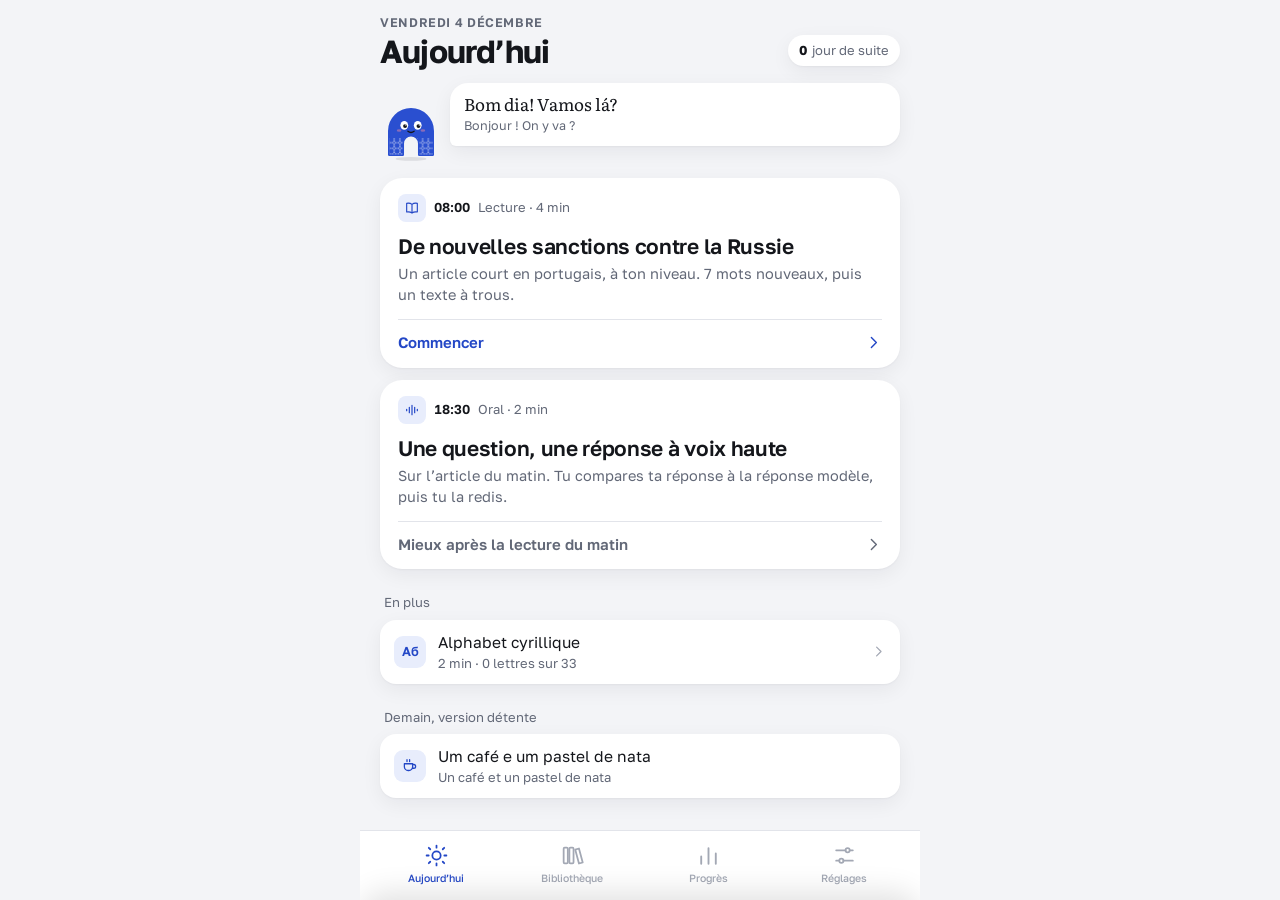
<file: index.html>
<!doctype html>
<html lang="fr">
<head>
<meta charset="utf-8">
<meta name="viewport" content="width=device-width, initial-scale=1, viewport-fit=cover">
<title>Ponte</title>
<meta name="description" content="Un défi de langue par jour : portugais, russe, arabe.">
<meta name="apple-mobile-web-app-capable" content="yes">
<meta name="mobile-web-app-capable" content="yes">
<meta name="apple-mobile-web-app-title" content="Ponte">
<meta name="apple-mobile-web-app-status-bar-style" content="default">
<meta name="theme-color" content="#F3F4F7" media="(prefers-color-scheme: light)">
<meta name="theme-color" content="#000000" media="(prefers-color-scheme: dark)">
<link rel="apple-touch-icon" href="icons/icon-180.png">
<link rel="icon" type="image/png" sizes="192x192" href="icons/icon-192.png">
<link rel="manifest" href="manifest.webmanifest">
<link rel="preconnect" href="https://fonts.googleapis.com">
<link rel="preconnect" href="https://fonts.gstatic.com" crossorigin>
<link rel="stylesheet" href="https://fonts.googleapis.com/css2?family=Golos+Text:wght@400;500;600;700&family=Literata:wght@400;500&family=Noto+Naskh+Arabic:wght@400;600&display=swap">
<link rel="stylesheet" href="css/app.css">
</head>
<body>
<div class="app" id="app">
  <main class="view" id="view"></main>
  <nav class="tabbar" aria-label="Navigation">
    <button class="tab" data-action="tab" data-tab="today"><svg viewBox="0 0 24 24" fill="none" stroke="currentColor" stroke-width="1.7" stroke-linecap="round"><circle cx="12" cy="12" r="4"/><path d="M12 2.5v2M12 19.5v2M4.6 4.6l1.4 1.4M18 18l1.4 1.4M2.5 12h2M19.5 12h2M4.6 19.4L6 18M18 6l1.4-1.4"/></svg>Aujourd’hui</button>
    <button class="tab" data-action="tab" data-tab="library"><svg viewBox="0 0 24 24" fill="none" stroke="currentColor" stroke-width="1.7" stroke-linejoin="round"><rect x="3.5" y="4.5" width="4" height="15" rx="1"/><rect x="9" y="4.5" width="4" height="15" rx="1"/><path d="M14.6 6.3l3.6-1 3.6 13.4-3.6 1z"/></svg>Bibliothèque</button>
    <button class="tab" data-action="tab" data-tab="progress"><svg viewBox="0 0 24 24" fill="none" stroke="currentColor" stroke-width="1.8" stroke-linecap="round"><path d="M5 20v-7M12 20V5M19 20v-10"/></svg>Progrès</button>
    <button class="tab" data-action="tab" data-tab="settings"><svg viewBox="0 0 24 24" fill="none" stroke="currentColor" stroke-width="1.7" stroke-linecap="round"><path d="M4 7h9M17 7h3M4 17h3M11 17h9"/><circle cx="15" cy="7" r="2"/><circle cx="9" cy="17" r="2"/></svg>Réglages</button>
  </nav>
  <div class="scrim" id="scrim" data-action="close-sheet"></div>
  <div class="sheet" id="sheet" aria-hidden="true" role="dialog" aria-label="Détail">
    <div class="grabber"></div>
    <div id="sheet-body"></div>
  </div>
  <div class="toast" id="toast" role="status" aria-live="polite"></div>
</div>
<script src="js/library.js"></script>
<script src="js/app.js"></script>
</body>
</html>
</file>
<file: css/app.css>
/* Ponte — charte visuelle (voir .claude/skills/ponte-charte/SKILL.md)
   Mise en page : une colonne, plein écran sur iPhone, onglets en bas. */
:root{
  --bg:#F3F4F7;
  --card:#FFFFFF;
  --ink:#14161B;
  --ink-2:#626877;
  --ink-3:#A3A8B4;
  --line:#E2E4EA;
  --fill:#EAECF0;
  --accent:#2347C6;
  --accent-ink:#FFFFFF;
  --accent-soft:#E8EDFC;
  --good:#1C8551;
  --good-soft:#E1F2E8;
  --bad:#BF420F;
  --bad-soft:#FBEAE1;
  --thumb:#FFFFFF;
  --scrim:rgba(10,12,18,.28);
  --shadow:0 1px 2px rgba(20,22,27,.04),0 6px 20px rgba(20,22,27,.06);
  /* Arco, la mascotte : mêmes couleurs dans les deux thèmes */
  --arco-pt:#2A4FD0;
  --arco-ru:#B8432F;
  --arco-ar:#16796B;
  --arco-gold:#E9C062;
  --arco-fur:#B89A7E;
  --arco-fur-dark:#7A5C47;
  --arco-shadow:rgba(20,22,27,.10);
  --font-ui:-apple-system,BlinkMacSystemFont,"SF Pro Text","Golos Text","Segoe UI Variable Text","Segoe UI",system-ui,sans-serif;
  --font-display:-apple-system,BlinkMacSystemFont,"SF Pro Display","Golos Text","Segoe UI Variable Display","Segoe UI",system-ui,sans-serif;
  --font-read:ui-serif,"New York","Literata",Georgia,serif;
  --font-ar:"SF Arabic","Geeza Pro","Noto Naskh Arabic",serif;
  color-scheme:light;
}
@media (prefers-color-scheme: dark){
  :root{
    --bg:#000000;--card:#17181C;--ink:#F2F3F6;--ink-2:#9BA1AE;--ink-3:#5D6370;--line:#26282F;--fill:#24262C;
    --accent:#7D98FF;--accent-ink:#0A0F24;--accent-soft:#18213F;--good:#4FC48A;--good-soft:#0F2A1C;--bad:#FF8D5C;--bad-soft:#301A0F;
    --scrim:rgba(0,0,0,.5);--shadow:0 0 0 1px rgba(255,255,255,.05);--arco-shadow:rgba(255,255,255,.07);
    color-scheme:dark;
  }
}

*{box-sizing:border-box}
html,body{height:100%}
body{margin:0;background:var(--bg);color:var(--ink);font-family:var(--font-ui);font-size:15px;line-height:1.45;-webkit-font-smoothing:antialiased;-webkit-text-size-adjust:100%;-webkit-tap-highlight-color:transparent}
button,input,textarea{font:inherit;color:inherit}
/* Pas de zoom au double tap, pas de sélection de texte sur les commandes */
html,button,a,label,[role="button"]{touch-action:manipulation}
.tabbar,.tab,.btn,.lesson,.row,.chip,.opt,.icon-btn,.mic,.lang-card,.arco-card,.back,.glyph{-webkit-user-select:none;user-select:none;-webkit-touch-callout:none}
.rank{width:32px;height:32px;border-radius:9px;display:grid;place-items:center;background:var(--fill);color:var(--ink-2);font-weight:600;font-size:14px;flex:none;font-variant-numeric:tabular-nums}
.row-actions{display:flex;gap:6px;flex:none}
.icon-btn[disabled]{opacity:.35;cursor:default}
a{color:var(--accent)}
:focus-visible{outline:2px solid var(--accent);outline-offset:2px}
[hidden]{display:none!important}

/* ---------- Structure ---------- */
.app{position:relative;height:100%;max-width:560px;margin:0 auto;display:flex;flex-direction:column;overflow:hidden;background:var(--bg);isolation:isolate}
.view{flex:1;min-height:0;overflow-y:auto;-webkit-overflow-scrolling:touch;overscroll-behavior:contain;padding:calc(env(safe-area-inset-top,0px) + 14px) max(20px,env(safe-area-inset-right,0px)) 28px max(20px,env(safe-area-inset-left,0px))}
.tabbar{flex:none;display:flex;justify-content:space-around;padding:8px 8px max(10px,env(safe-area-inset-bottom,0px));border-top:1px solid var(--line);background:var(--card)}
.app.in-flow .tabbar{display:none}
.tab{display:flex;flex-direction:column;align-items:center;gap:3px;font-size:10.5px;font-weight:500;color:var(--ink-3);background:none;border:0;padding:4px 6px;cursor:pointer;border-radius:10px;min-width:0;flex:1}
.tab svg{width:25px;height:25px}
.tab[aria-current="page"]{color:var(--accent)}
.loading{display:flex;flex-direction:column;align-items:center;justify-content:center;gap:12px;height:70vh;color:var(--ink-2)}

/* ---------- Arco ---------- */
.arco{display:block;flex:none;overflow:visible}
.arco-shadow{fill:var(--arco-shadow)}
.arco .arco-body{transform-box:fill-box;transform-origin:50% 100%;animation:float 3.4s ease-in-out infinite alternate}
.arco.still .arco-body{animation:none}
.arco .arco-eyes{transform-box:fill-box;transform-origin:center;animation:blink 5.5s infinite}
.arco.hop .arco-body,.arco.cheer .arco-body{animation:hop .62s cubic-bezier(.3,1.5,.5,1)}
.arco.cheer .arco-body{animation-iteration-count:2}
@keyframes float{from{transform:translateY(0)}to{transform:translateY(-3px)}}
@keyframes blink{0%,93%,100%{transform:scaleY(1)}96%{transform:scaleY(.12)}}
@keyframes hop{0%{transform:translateY(0)}35%{transform:translateY(-16px) rotate(-5deg)}70%{transform:translateY(0) rotate(2deg)}100%{transform:none}}
.arco-card{display:flex;align-items:flex-end;gap:8px;width:100%;background:none;border:0;padding:0;margin:0 0 16px;text-align:left;cursor:pointer}
.bubble{flex:1;min-width:0;background:var(--card);border-radius:18px 18px 18px 6px;padding:10px 14px;box-shadow:var(--shadow);margin-bottom:16px}
.bubble-pt{display:block;font-family:var(--font-read);font-size:17px;line-height:1.3}
.bubble-fr{display:block;font-size:12.5px;color:var(--ink-2);margin-top:2px}

/* ---------- Typographie et listes ---------- */
.eyebrow{font-size:12.5px;font-weight:600;letter-spacing:.05em;text-transform:uppercase;color:var(--ink-2)}
.titlebar{display:flex;justify-content:space-between;align-items:flex-end;gap:12px;margin:2px 0 14px}
.large{margin:0;font-family:var(--font-display);font-size:32px;line-height:1.1;font-weight:700;letter-spacing:-.025em}
.screen-title{margin:8px 0 16px}
.lead{margin:-6px 0 18px;color:var(--ink-2);font-size:14.5px}
.streak{display:flex;align-items:center;gap:5px;background:var(--card);border-radius:999px;padding:6px 11px;font-size:13px;color:var(--ink-2);box-shadow:var(--shadow);white-space:nowrap;margin-bottom:3px}
.streak b{color:var(--ink);font-variant-numeric:tabular-nums}
.stack{display:flex;flex-direction:column;gap:12px}
.notice{background:var(--accent-soft);color:var(--accent);border-radius:14px;padding:10px 14px;font-size:13.5px;margin-bottom:12px}

.lesson{display:grid;gap:4px;width:100%;text-align:left;background:var(--card);border:0;border-radius:22px;padding:16px 18px 14px;box-shadow:var(--shadow);cursor:pointer;transition:transform .18s ease}
.lesson:active{transform:scale(.985)}
.lesson-meta{display:flex;align-items:center;gap:8px;font-size:13px;color:var(--ink-2)}
.time{font-variant-numeric:tabular-nums;font-weight:600;color:var(--ink)}
.lesson-title{font-family:var(--font-display);font-size:21px;font-weight:600;letter-spacing:-.015em;line-height:1.2;margin-top:8px;text-wrap:balance}
.lesson-sub{margin:0;color:var(--ink-2);font-size:14.5px}
.lesson-cta{display:flex;align-items:center;justify-content:space-between;margin-top:10px;padding-top:12px;border-top:1px solid var(--line);font-weight:600;color:var(--accent);font-size:15px}
.lesson-cta svg{width:17px;height:17px}
.lesson-cta.done{color:var(--good)}
.lesson-cta.soft{color:var(--ink-2)}

.tile{width:32px;height:32px;border-radius:9px;display:grid;place-items:center;background:var(--accent-soft);color:var(--accent);flex:none;font-weight:600;font-size:13px;line-height:1}
.tile svg{width:18px;height:18px}
.lesson-meta .tile{width:28px;height:28px;border-radius:8px}
.lesson-meta .tile svg{width:16px;height:16px}
.tile.ar-tile{font-family:var(--font-ar);font-size:17px;font-weight:400}
.tile.muted{background:var(--fill);color:var(--ink-2)}

.section-label{margin:24px 4px 8px;font-size:13px;color:var(--ink-2)}
.section-label.first{margin-top:0}
.group{background:var(--card);border-radius:16px;overflow:hidden;box-shadow:var(--shadow)}
.group.spaced{margin-top:14px}
.row{position:relative;display:flex;align-items:center;gap:12px;width:100%;min-height:56px;padding:11px 14px;background:none;border:0;text-align:left;cursor:pointer;text-decoration:none;color:inherit}
.row.static{cursor:default}
.row + .row::before{content:"";position:absolute;top:0;left:58px;right:0;height:1px;background:var(--line)}
.group.plain .row + .row::before{left:14px}
.row-main{flex:1;min-width:0}
.row-title,.row-sub{display:block}
.row-title{font-size:15.5px}
.row-title.accent{color:var(--accent)}
.row-title.danger{color:var(--bad)}
.row-sub{font-size:13px;color:var(--ink-2)}
.count{font-size:13px;color:var(--ink-2);font-variant-numeric:tabular-nums;flex:none}
.chev{display:grid;color:var(--ink-3);flex:none}
.chev svg{width:15px;height:15px}
.tag{font-size:12px;font-weight:600;padding:3px 9px;border-radius:999px;background:var(--fill);color:var(--ink-2);white-space:nowrap;flex:none}
.tag.accent{background:var(--accent-soft);color:var(--accent)}
.tag.good{background:var(--good-soft);color:var(--good)}
.ar{font-family:var(--font-ar);font-size:19px;color:var(--ink-2);flex:none}
.more{display:block;width:100%;margin-top:18px;padding:14px;border:1.5px dashed var(--line);border-radius:16px;background:none;color:var(--ink-2);font-size:14px;cursor:pointer}
.foot{font-size:12.5px;color:var(--ink-2);margin:8px 14px 0;line-height:1.4}

/* ---------- Parcours ---------- */
.flowbar{position:sticky;top:0;z-index:5;display:flex;align-items:center;gap:14px;padding:6px 0 16px;background:var(--bg)}
.icon-btn{width:34px;height:34px;border-radius:50%;border:0;background:var(--fill);display:grid;place-items:center;cursor:pointer;flex:none;color:var(--ink-2)}
.icon-btn svg{width:17px;height:17px}
.segs{flex:1;display:flex;gap:6px}
.seg{flex:1;height:5px;border-radius:3px;background:var(--fill);overflow:hidden}
.seg i{display:block;height:100%;background:var(--accent);transform-origin:left}

.flashcard{background:var(--card);border-radius:24px;box-shadow:var(--shadow);padding:20px;min-height:280px;display:flex;flex-direction:column;gap:14px;margin-top:12px}
.flashcard .spacer{flex:1}
.fc-word{font-family:var(--font-read);font-size:34px;line-height:1.15;display:flex;align-items:center;justify-content:space-between;gap:12px}
.fc-answer{border-top:1px solid var(--line);padding-top:14px;font-size:20px}
.fc-answer small{display:block;font-family:var(--font-read);font-size:15px;color:var(--ink-2);margin-top:4px}
.fc-hint{color:var(--ink-2);font-size:14px}

.btn{display:flex;align-items:center;justify-content:center;gap:8px;min-height:50px;width:100%;border:0;border-radius:14px;font-weight:600;font-size:16px;cursor:pointer;transition:transform .15s;padding:0 14px;text-decoration:none}
.btn:active{transform:scale(.98)}
.btn[disabled]{opacity:.55;cursor:default;transform:none}
.btn svg{width:18px;height:18px;flex:none}
.btn-primary{background:var(--accent);color:var(--accent-ink)}
.btn-secondary{background:var(--fill);color:var(--ink)}
.btn-row{display:grid;grid-template-columns:1fr 1fr;gap:10px}
.btn-stack{display:flex;flex-direction:column;gap:10px}
.cta-bar{position:sticky;bottom:0;margin-top:22px;padding-top:14px;background:linear-gradient(to top,var(--bg) 78%,transparent)}
.linkbtn{background:none;border:0;color:var(--accent);font-size:14px;padding:6px 0;cursor:pointer}

.src{display:flex;gap:8px;flex-wrap:wrap;align-items:center;font-size:12.5px;color:var(--ink-2)}
.article-title{font-family:var(--font-read);font-weight:500;font-size:27px;line-height:1.2;letter-spacing:-.01em;margin:10px 0 14px;text-wrap:balance}
.tools{display:flex;gap:8px;margin-bottom:18px;flex-wrap:wrap}
.chip{display:inline-flex;align-items:center;gap:6px;height:34px;padding:0 13px;border-radius:999px;border:0;background:var(--card);box-shadow:var(--shadow);font-size:13.5px;font-weight:500;cursor:pointer;color:var(--ink)}
.chip svg{width:16px;height:16px;color:var(--accent)}
.chip[aria-pressed="true"]{background:var(--accent);color:var(--accent-ink)}
.chip[aria-pressed="true"] svg{color:inherit}
.article{font-family:var(--font-read);font-size:19px;line-height:1.62}
.article p{margin:0 0 14px}
.pair{margin-bottom:14px}
.pair p{margin:0}
.pair .tr{font-family:var(--font-ui);font-size:14px;line-height:1.4;color:var(--ink-2);margin-top:3px}
.w{cursor:pointer;text-decoration-line:underline;text-decoration-style:dotted;text-decoration-color:var(--ink-3);text-decoration-thickness:1.5px;text-underline-offset:4px;border-radius:4px;transition:background .15s}
.w.new{text-decoration-style:solid;text-decoration-color:var(--accent);text-decoration-thickness:2px}
.w:hover,.w.active{background:var(--accent-soft)}
.legend{display:flex;gap:16px;flex-wrap:wrap;font-size:12.5px;color:var(--ink-2)}
.legend span{display:inline-flex;align-items:center;gap:7px}
.legend i{display:inline-block;width:18px;border-bottom:2px solid var(--accent)}
.legend i.dotted{border-bottom:1.5px dotted var(--ink-3)}
.source{font-size:12.5px;color:var(--ink-2);margin-top:14px}

.cloze-sentence{font-family:var(--font-read);font-size:23px;line-height:1.5;margin:14px 0 22px}
.blank{display:inline-block;min-width:112px;border-bottom:2px solid var(--ink-3);text-align:center;line-height:1.2}
.blank.ok{color:var(--good);border-color:var(--good)}
.options{display:flex;flex-direction:column;gap:10px}
.opt{display:flex;align-items:center;justify-content:space-between;min-height:54px;padding:8px 18px;border-radius:14px;border:1.5px solid var(--line);background:var(--card);color:var(--ink);font-family:var(--font-read);font-size:19px;cursor:pointer;text-align:left;opacity:1}
.opt.ui{font-family:var(--font-ui);font-size:16px}
.opt[disabled]{cursor:default}
.opt.ok{border-color:var(--good);background:var(--good-soft);color:var(--good)}
.opt.ko{border-color:var(--bad);background:var(--bad-soft);color:var(--bad)}
.opt svg{width:18px;height:18px;flex:none}
.explain{margin-top:16px;background:var(--card);border-radius:16px;padding:14px 16px;font-size:14.5px;line-height:1.45;box-shadow:var(--shadow)}
.explain > b{display:block;margin-bottom:3px;font-weight:600}
.explain.good > b{color:var(--good)}
.explain.bad > b{color:var(--bad)}
.explain strong{font-weight:600}

.done{display:flex;flex-direction:column;align-items:center;text-align:center;padding-top:36px;gap:8px}
.done-arco{position:relative}
.done-badge{position:absolute;right:-4px;top:10px;width:28px;height:28px;border-radius:50%;background:var(--good);color:var(--card);display:grid;place-items:center;box-shadow:0 0 0 3px var(--bg)}
.done-badge svg{width:15px;height:15px}
.done h2{margin:8px 0 0;font-family:var(--font-display);font-size:26px;letter-spacing:-.02em}
.done p{margin:0;color:var(--ink-2);max-width:300px}
.stats{display:grid;grid-template-columns:repeat(3,1fr);width:100%;margin:22px 0 14px;background:var(--card);border-radius:18px;box-shadow:var(--shadow)}
.stat{padding:14px 6px}
.stat + .stat{border-left:1px solid var(--line)}
.stat b{display:block;font-family:var(--font-display);font-size:22px;font-variant-numeric:tabular-nums}
.stat span{font-size:12px;color:var(--ink-2)}
.done .pcard{width:100%;text-align:left;margin:14px 0}
.done .btn-stack{width:100%}

/* Oral guidé */
.question{background:var(--card);border-radius:22px;padding:20px;box-shadow:var(--shadow);margin-top:12px}
.q-pt{font-family:var(--font-read);font-size:24px;line-height:1.3;display:flex;gap:12px;align-items:flex-start;justify-content:space-between}
.q-fr{color:var(--ink-2);font-size:14.5px;margin-top:6px}
.help{margin-top:14px;padding-top:12px;border-top:1px solid var(--line);font-size:13.5px;color:var(--ink-2)}
.help em{font-family:var(--font-read);font-style:normal;color:var(--ink);font-size:15px}
.mic-zone{display:flex;flex-direction:column;align-items:center;gap:12px;padding:30px 0 6px}
.mic{width:84px;height:84px;border-radius:50%;border:0;background:var(--accent);color:var(--accent-ink);display:grid;place-items:center;cursor:pointer;position:relative;transition:transform .2s}
.mic:active{transform:scale(.95)}
.mic svg{width:32px;height:32px}
.mic.rec{background:var(--bad);color:var(--card)}
.mic.rec::after{content:"";position:absolute;inset:-8px;border-radius:50%;border:2px solid var(--bad);animation:ring 1.4s ease-out infinite}
@keyframes ring{from{transform:scale(.92);opacity:.8}to{transform:scale(1.25);opacity:0}}
.mic-label{font-size:14px;color:var(--ink-2);text-align:center}
.live{font-family:var(--font-read);font-size:19px;min-height:28px;text-align:center;color:var(--ink)}
.answer-box{width:100%;min-height:96px;border-radius:16px;border:1.5px solid var(--line);background:var(--card);padding:12px 14px;font-family:var(--font-read);font-size:18px;resize:vertical}
.answer-box:focus{outline:none;border-color:var(--accent)}
.compare{font-family:var(--font-read);font-size:20px;line-height:1.5;margin:6px 0 16px}
.hit{color:var(--good);background:var(--good-soft);border-radius:5px;padding:0 2px}
.miss{color:var(--bad);text-decoration-line:underline;text-decoration-style:wavy;text-decoration-color:var(--bad);text-underline-offset:5px}
.heard{font-family:var(--font-read);font-size:19px;line-height:1.4;margin:6px 0 18px;color:var(--ink)}
.fixed-row{display:flex;gap:12px;align-items:flex-start;justify-content:space-between}
.pills{display:flex;gap:8px;flex-wrap:wrap;margin:0 0 4px}
.pill{font-size:12.5px;font-weight:600;padding:5px 10px;border-radius:999px;background:var(--fill);color:var(--ink-2)}
.pill.good{background:var(--good-soft);color:var(--good)}
.pill.bad{background:var(--bad-soft);color:var(--bad)}

/* Alphabet */
.flashcard.alpha{align-items:center;text-align:center;justify-content:center}
.cyr-word{font-size:60px;font-weight:500;line-height:1.1}
.cyr-hint{color:var(--ink-2);font-size:14px;max-width:260px}
.translit{font-size:22px;color:var(--accent);font-weight:600}
.meaning{color:var(--ink-2);margin-top:-10px}
.letters{display:flex;justify-content:center;gap:8px;flex-wrap:wrap}
.letter{min-width:54px;padding:8px 8px 7px;border-radius:12px;background:var(--fill);position:relative}
.letter b{display:block;font-size:24px;font-weight:500}
.letter span{font-size:12px;color:var(--ink-2)}
.letter.new{background:var(--accent-soft)}
.letter.new::after{content:"";position:absolute;top:6px;right:6px;width:6px;height:6px;border-radius:50%;background:var(--accent)}
.note{font-size:13px;color:var(--ink-2);max-width:290px}

/* Progrès */
.pcard{background:var(--card);border-radius:20px;box-shadow:var(--shadow);padding:16px 18px}
.pcard + .pcard{margin-top:12px}
.phead{display:flex;justify-content:space-between;align-items:center;gap:8px}
.pname{font-weight:600;font-size:16px}
.pnote{margin:6px 0 0;font-size:13.5px;color:var(--ink-2);line-height:1.45}
.big{font-family:var(--font-display);font-size:40px;font-weight:700;letter-spacing:-.03em;line-height:1;font-variant-numeric:tabular-nums;margin-top:14px}
.big small{font-family:var(--font-ui);font-size:14px;font-weight:500;color:var(--ink-2);letter-spacing:0;margin-left:6px}
.bar{height:7px;border-radius:4px;background:var(--fill);overflow:hidden;margin-top:6px}
.bar i{display:block;height:100%;background:var(--accent);border-radius:4px}
.bar-legend{display:flex;justify-content:space-between;font-size:12.5px;color:var(--ink-2);margin-top:12px;font-variant-numeric:tabular-nums}
.bar-legend.flush{margin-top:0}
.minis{display:grid;grid-template-columns:1fr 1fr;gap:10px;margin-top:14px;padding-top:14px;border-top:1px solid var(--line)}
.mini b{display:block;font-size:17px;font-variant-numeric:tabular-nums}
.mini span{font-size:12.5px;color:var(--ink-2)}
.cal{display:grid;grid-template-columns:repeat(7,1fr);gap:6px;margin-top:12px}
.cal .h{font-size:11px;color:var(--ink-2);text-align:center}
.cal .d{aspect-ratio:1;max-width:100%;border-radius:7px;background:var(--fill)}
.cal .d.on{background:var(--accent)}
.cal .d.today{box-shadow:inset 0 0 0 2px var(--accent)}
.cal .d.on.today{box-shadow:none}
.cal .d.future{background:transparent;box-shadow:inset 0 0 0 1px var(--line)}
.pcard .btn{margin-top:14px}

/* Bibliothèque */
.lang-card{display:flex;align-items:center;gap:12px;width:100%;background:var(--card);border:0;border-radius:20px;padding:12px 16px 12px 10px;box-shadow:var(--shadow);cursor:pointer;text-align:left}
.lang-card + .lang-card{margin-top:10px}
.lang-name{display:block;font-family:var(--font-display);font-size:19px;font-weight:600;letter-spacing:-.01em}
.lang-native{display:block;font-size:14px;color:var(--ink-2)}
.native-ar{font-family:var(--font-ar);font-size:17px}
.lang-status{display:block;font-size:12.5px;color:var(--accent);margin-top:3px;font-weight:500}
.back{display:inline-flex;align-items:center;gap:1px;background:none;border:0;color:var(--accent);font-size:16px;padding:4px 0;cursor:pointer;margin:2px 0 6px -6px}
.back svg{width:22px;height:22px}
.lang-hero{display:flex;align-items:center;gap:12px;margin:2px 0 4px}
.lang-hero .large{font-size:30px}
.callout{background:var(--card);border-radius:16px;padding:12px 14px;font-size:13.5px;color:var(--ink-2);box-shadow:var(--shadow);margin-bottom:14px;line-height:1.45}
.callout b{color:var(--ink);font-weight:600}
.phrase-list{background:var(--card);border-radius:18px;box-shadow:var(--shadow)}
.phrase{padding:13px 16px}
.phrase + .phrase{border-top:1px solid var(--line)}
.phrase-fr{font-size:13px;color:var(--ink-2)}
.phrase-row{display:flex;align-items:center;justify-content:space-between;gap:12px;margin-top:2px}
.phrase-row.rtl{flex-direction:row-reverse}
.phrase-t{font-family:var(--font-read);font-size:20px;line-height:1.35;min-width:0}
.phrase-t.ar-text{font-family:var(--font-ar);font-size:24px;line-height:1.6;text-align:right}
.phrase-tr{font-size:13.5px;color:var(--accent);margin-top:2px}
.phrase-note{font-size:12.5px;color:var(--ink-2);margin-top:6px}
.glyphs{display:grid;grid-template-columns:repeat(4,minmax(0,1fr));gap:8px}
.glyph{display:flex;flex-direction:column;align-items:center;gap:2px;padding:10px 4px 9px;border-radius:14px;border:0;background:var(--card);box-shadow:var(--shadow);cursor:pointer;color:var(--ink);min-width:0}
.glyph b{font-size:21px;font-weight:500;line-height:1.2}
.glyph span{font-size:11.5px;color:var(--ink-2);text-align:center;line-height:1.25}
.glyph.known{background:var(--accent-soft)}
.glyph.known b{color:var(--accent)}
.glyph b.ar-glyph{font-family:var(--font-ar);font-size:28px;line-height:1.3}
.sound{display:flex;align-items:center;gap:12px;padding:12px 14px}
.sound + .sound{border-top:1px solid var(--line)}
.sound > b{font-family:var(--font-read);font-size:21px;min-width:58px;color:var(--accent);font-weight:500}
.sound-main{flex:1;min-width:0}
.sound-main > span{display:block}
.sound-hint{font-size:14px}
.sound-ex{font-size:13px;color:var(--ink-2)}
.sound-ex span{font-family:var(--font-read);font-size:15px;color:var(--ink)}
.adv-title{display:block;font-family:var(--font-read);font-size:16.5px;line-height:1.3}
.empty{display:flex;flex-direction:column;align-items:center;gap:8px;text-align:center;padding:20px 22px;color:var(--ink-2);font-size:14px}

/* Réglages */
.chips{display:flex;flex-wrap:wrap;gap:8px}
.topic{display:inline-flex;align-items:center;height:34px;padding:0 14px;border-radius:999px;border:1.5px solid var(--accent);background:var(--accent-soft);font-size:14px;color:var(--accent)}

/* Feuilles, dialogues, toasts */
.scrim{position:absolute;inset:0;background:var(--scrim);z-index:19;opacity:0;pointer-events:none;transition:opacity .25s}
.scrim.show{opacity:1;pointer-events:auto}
.sheet{position:absolute;left:0;right:0;bottom:0;z-index:20;background:var(--card);border-radius:26px 26px 0 0;padding:8px 22px max(30px,calc(env(safe-area-inset-bottom,0px) + 16px));transform:translateY(105%);transition:transform .34s cubic-bezier(.2,.85,.25,1);box-shadow:0 -10px 30px rgba(0,0,0,.12)}
.sheet.open{transform:none}
.grabber{width:38px;height:5px;border-radius:3px;background:var(--fill);margin:0 auto 16px}
.sheet-word{display:flex;align-items:center;justify-content:space-between;gap:10px}
.sheet-word h3{margin:0;font-family:var(--font-read);font-weight:500;font-size:28px;line-height:1.2}
.sheet-fr{font-size:18px;margin-top:4px}
.sheet-note{margin-top:12px;font-size:14px;color:var(--ink-2);background:var(--bg);border-radius:12px;padding:10px 12px;line-height:1.45}
.sheet .btn{margin-top:18px}
.sheet h3.plain{font-family:var(--font-display);font-size:22px;font-weight:600;margin:0 0 6px}
.sheet p{margin:0;color:var(--ink-2)}

.toast{position:absolute;left:16px;right:16px;top:calc(env(safe-area-inset-top,0px) + 12px);z-index:40;background:var(--ink);color:var(--bg);border-radius:14px;padding:12px 14px;font-size:14px;transform:translateY(-10px);opacity:0;transition:transform .25s,opacity .25s;pointer-events:none}
.toast.show{transform:none;opacity:1}

@media (prefers-reduced-motion: reduce){
  *,*::before,*::after{animation:none!important;transition:none!important}
}
</file>
